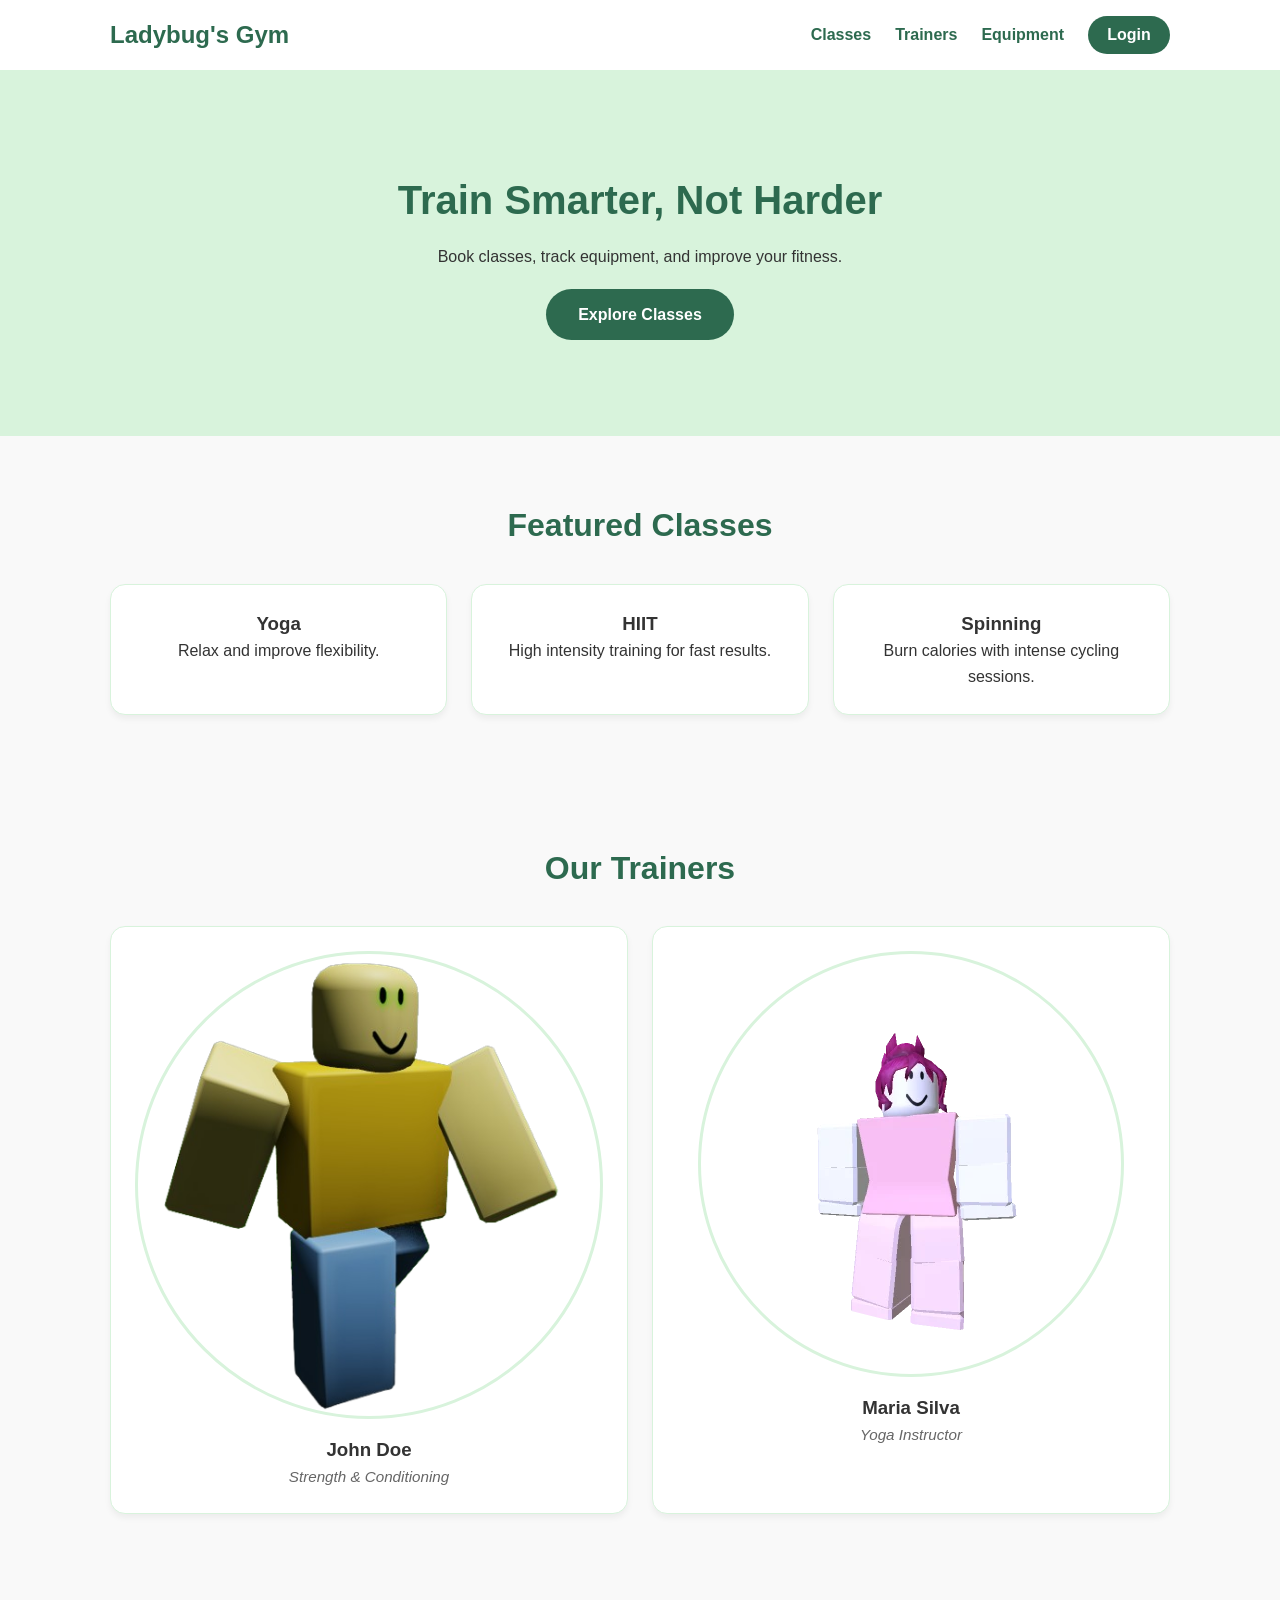
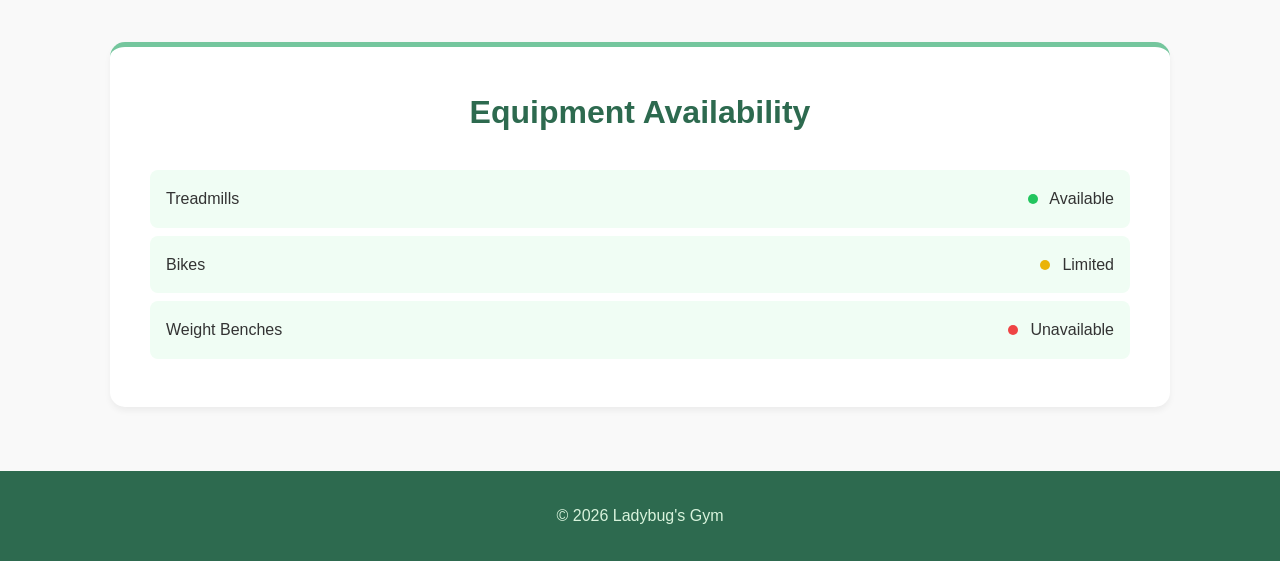
<file: src/html/index.html>
<!DOCTYPE html>
<html lang="en">
<head>
    <meta charset="UTF-8">
    <meta name="viewport" content="width=device-width, initial-scale=1.0">
    <title>Ladybug's Gym | Home</title>
    <link rel="stylesheet" href="../css/base.css">
    <link rel="stylesheet" href="../css/components.css">
    <link rel="stylesheet" href="../css/layout.css">
    <link rel="stylesheet" href="../css/pages.css">
</head>
<body>

    <header class="site-header">
        <div class="container header-container">
            <h1>Ladybug's Gym</h1>
            <nav>
                <ul>
                    <li><a href="schedule.html">Classes</a></li>
                    <li><a href="#">Trainers</a></li>
                    <li><a href="#">Equipment</a></li>
                    <li><a href="login.html" class="button button-small">Login</a></li>
                </ul>
            </nav>
        </div>
    </header>

    <main>
        <section class="hero">
            <div class="container">
                <h2>Train Smarter, Not Harder</h2>
                <p>Book classes, track equipment, and improve your fitness.</p>
                <a href="schedule.html" class="button">Explore Classes</a>
            </div>
        </section>

        <section class="classes">
            <div class="container">
                <h2>Featured Classes</h2>
                <div class="grid-container">
                    <article class="card">
                        <h3>Yoga</h3>
                        <p>Relax and improve flexibility.</p>
                    </article>
                    <article class="card">
                        <h3>HIIT</h3>
                        <p>High intensity training for fast results.</p>
                    </article>
                    <article class="card">
                        <h3>Spinning</h3>
                        <p>Burn calories with intense cycling sessions.</p>
                    </article>
                </div>
            </div>
        </section>

        <section class="trainers">
            <div class="container">
                <h2>Our Trainers</h2>
                <div class="grid-container">
                    <article class="card trainer-card">
                        <img src="../../img/John_Doe.png"  alt="Portrait of Trainer John Doe">
                        <h3>John Doe</h3>
                        <p class="specialization">Strength & Conditioning</p>
                    </article>
                    <article class="card trainer-card">
                        <img src="../../img/Maria_Silva.png" alt="Portrait of Trainer Maria Silva">
                        <h3>Maria Silva</h3>
                        <p class="specialization">Yoga Instructor</p>
                    </article>
                </div>
            </div>
        </section>

        <section class="equipment">
            <div class="container">
                <div class="equipment-box">
                    <h2>Equipment Availability</h2>
                    <ul class="equipment-list">

                        <li><span>Treadmills</span> <span class="status available"> Available</span></li>
                        <li><span>Bikes</span> <span class="status limited"> Limited</span></li>
                        <li><span>Weight Benches</span> <span class="status unavailable"> Unavailable</span></li>
                    </ul>
                </div>
            </div>
        </section>

    </main>

    <footer class="site-footer">
        <div class="container">
            <p>&copy; 2026 Ladybug's Gym</p>
        </div>
    </footer>
</body>
</html>
</file>
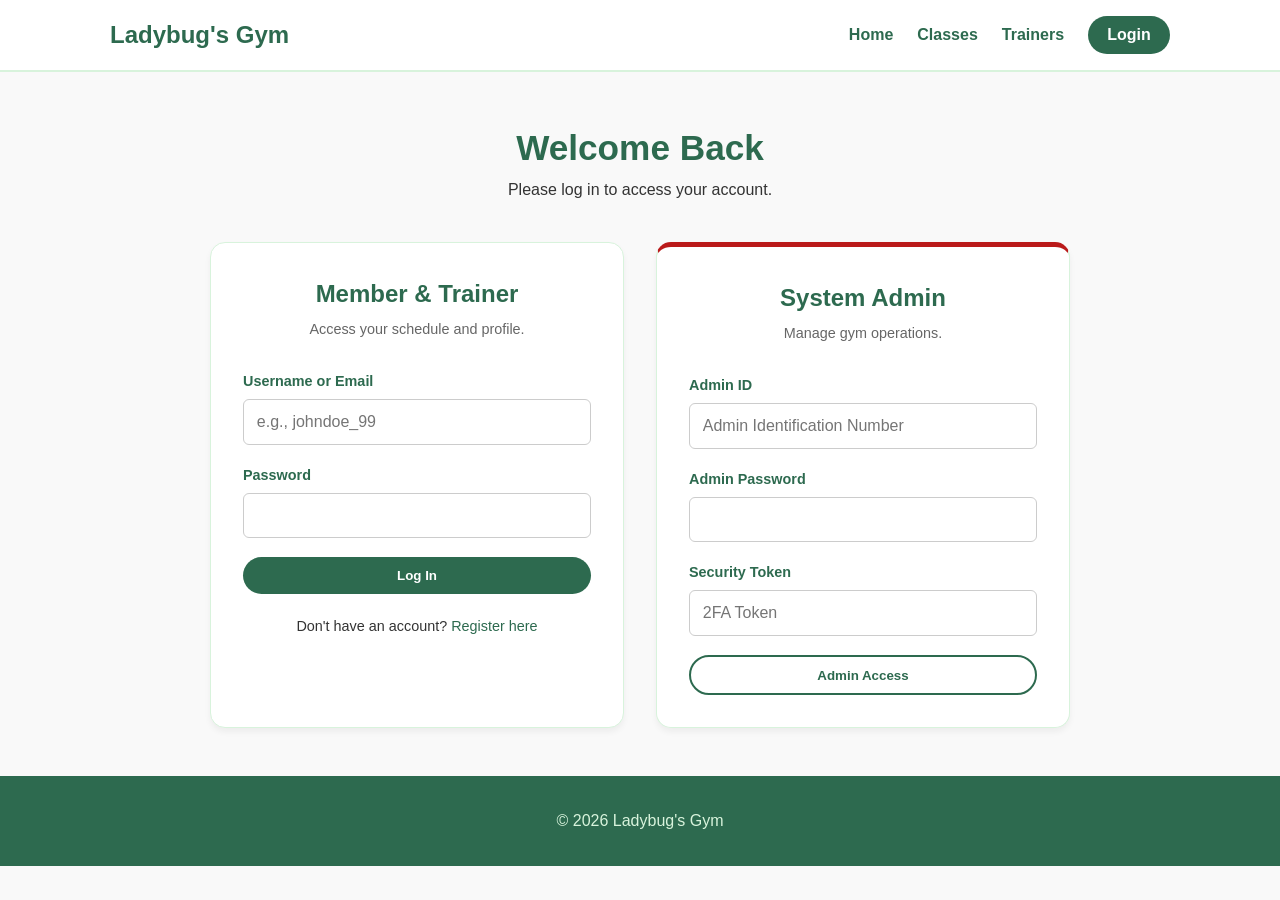
<file: src/html/login.html>
<!DOCTYPE html>
<html lang="en">
<head>
    <meta charset="UTF-8">
    <meta name="viewport" content="width=device-width, initial-scale=1.0">
    <title>Login | Ladybug's Gym</title>
    <link rel="stylesheet" href="../css/base.css">
    <link rel="stylesheet" href="../css/components.css">
    <link rel="stylesheet" href="../css/layout.css">
    <link rel="stylesheet" href="../css/pages.css">
</head>
<body>

    <header class="site-header">
        <div class="container header-container">
            <h1>Ladybug's Gym</h1>
            <nav>
                <ul>
                    <li><a href="index.html">Home</a></li>
                    <li><a href="schedule.html">Classes</a></li>
                    <li><a href="#">Trainers</a></li>
                    <li><a href="login.html" class="button button-small active">Login</a></li>
                </ul>
            </nav>
        </div>
    </header>

    <main class="container login-page">
        
        <div class="page-header">
            <h2>Welcome Back</h2>
            <p>Please log in to access your account.</p>
        </div>

        <div class="login-layout">
            
            <section class="card login-card">
                <h3>Member & Trainer</h3>
                <p class="login-subtitle">Access your schedule and profile.</p>
                
                <form action="profile.html" method="GET">
                    <div class="form-group">
                        <label for="userUsername">Username or Email</label>
                        <input type="text" id="userUsername" name="username" class="input-field" placeholder="e.g., johndoe_99" required>
                    </div>

                    <div class="form-group">
                        <label for="userPassword">Password</label>
                        <input type="password" id="userPassword" name="password" class="input-field" required>
                    </div>

                    <button type="submit" class="button button-full">Log In</button>
                    
                    <p class="login-footer">Don't have an account? <a href="#">Register here</a></p>
                </form>
            </section>

            <section class="card login-card admin-login">
                <h3>System Admin</h3>
                <p class="login-subtitle">Manage gym operations.</p>
                
                <form action="profile.html" method="GET">
                    <div class="form-group">
                        <label for="adminId">Admin ID</label>
                        <input type="text" id="adminId" name="adminId" class="input-field" placeholder="Admin Identification Number" required>
                    </div>

                    <div class="form-group">
                        <label for="adminPassword">Admin Password</label>
                        <input type="password" id="adminPassword" name="password" class="input-field" required>
                    </div>

                    <div class="form-group">
                        <label for="adminToken">Security Token</label>
                        <input type="password" id="adminToken" name="token" class="input-field" placeholder="2FA Token" required>
                    </div>

                    <button type="submit" class="button button-full button-outline">Admin Access</button>
                </form>
            </section>

        </div>
    </main>

    <footer class="site-footer">
        <div class="container">
            <p>&copy; 2026 Ladybug's Gym</p>
        </div>
    </footer>

</body>
</html>
</file>
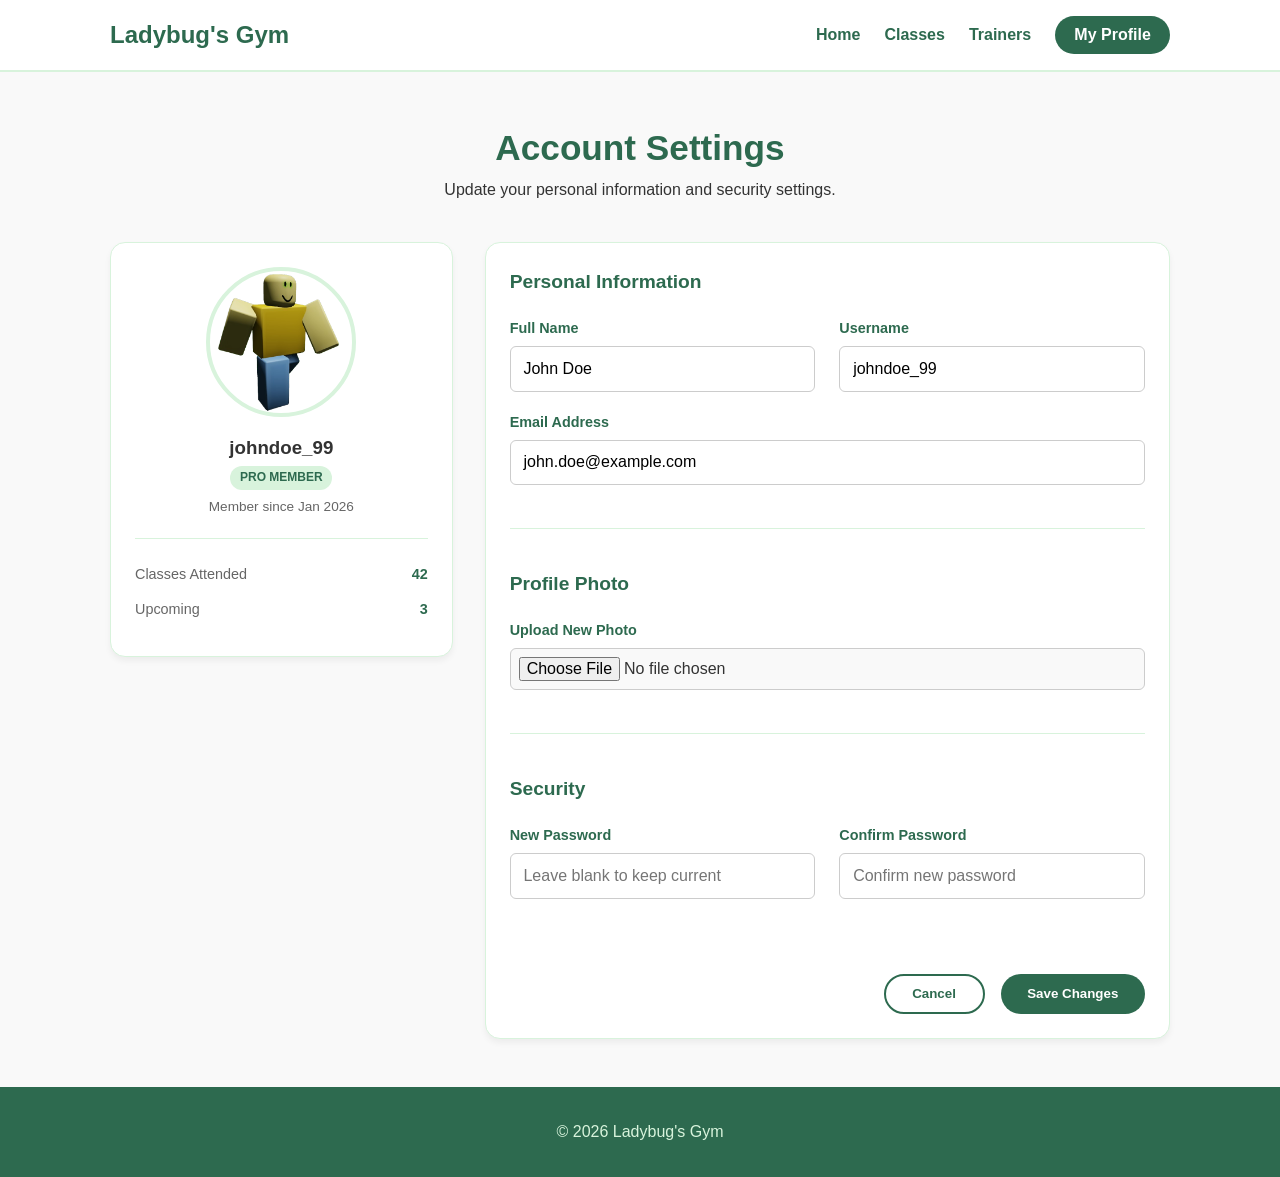
<file: src/html/profile.html>
<!DOCTYPE html>
<html lang="en">
<head>
    <meta charset="UTF-8">
    <meta name="viewport" content="width=device-width, initial-scale=1.0">
    <title>Edit Profile | Ladybug's Gym</title>
    <link rel="stylesheet" href="../css/base.css">
    <link rel="stylesheet" href="../css/components.css">
    <link rel="stylesheet" href="../css/layout.css">
    <link rel="stylesheet" href="../css/pages.css">
</head>
<body>

    <header class="site-header">
        <div class="container header-container">
            <h1>Ladybug's Gym</h1>
            <nav>
                <ul>
                    <li><a href="index.html">Home</a></li>
                    <li><a href="schedule.html">Classes</a></li>
                    <li><a href="#">Trainers</a></li>
                    <li><a href="profile.html" class="button button-small active">My Profile</a></li>
                </ul>
            </nav>
        </div>
    </header>

    <main class="container profile-page">
        
        <div class="page-header">
            <h2>Account Settings</h2>
            <p>Update your personal information and security settings.</p>
        </div>

        <div class="profile-layout">
            
            <aside class="profile-sidebar card">
                <img src="../../img/John_Doe.png" alt="Current Profile Photo" class="profile-avatar">
                <h3>johndoe_99</h3>
                <span class="badge badge-green">Pro Member</span>
                <p class="member-since">Member since Jan 2026</p>
                
                <ul class="profile-stats">
                    <li><span>Classes Attended</span> <strong>42</strong></li>
                    <li><span>Upcoming</span> <strong>3</strong></li>
                </ul>
            </aside>

            <div class="profile-form-container card">
                <form action="#" method="POST" enctype="multipart/form-data">
                    
                    <fieldset class="form-section">
                        <legend>Personal Information</legend>
                        
                        <div class="form-row">
                            <div class="form-group">
                                <label for="fullName">Full Name</label>
                                <input type="text" id="fullName" name="fullName" class="input-field" value="John Doe" required>
                            </div>
                            
                            <div class="form-group">
                                <label for="username">Username</label>
                                <input type="text" id="username" name="username" class="input-field" value="johndoe_99" required>
                            </div>
                        </div>

                        <div class="form-group">
                            <label for="email">Email Address</label>
                            <input type="email" id="email" name="email" class="input-field" value="john.doe@example.com" required>
                        </div>
                    </fieldset>

                    <fieldset class="form-section">
                        <legend>Profile Photo</legend>
                        <div class="form-group">
                            <label for="profilePhoto">Upload New Photo</label>
                            <input type="file" id="profilePhoto" name="profilePhoto" class="input-field" accept="image/png, image/jpeg">
                        </div>
                    </fieldset>

                    <fieldset class="form-section">
                        <legend>Security</legend>
                        <div class="form-row">
                            <div class="form-group">
                                <label for="newPassword">New Password</label>
                                <input type="password" id="newPassword" name="newPassword" class="input-field" placeholder="Leave blank to keep current">
                            </div>
                            
                            <div class="form-group">
                                <label for="confirmPassword">Confirm Password</label>
                                <input type="password" id="confirmPassword" name="confirmPassword" class="input-field" placeholder="Confirm new password">
                            </div>
                        </div>
                    </fieldset>

                    <div class="form-actions">
                        <button type="button" class="button button-outline">Cancel</button>
                        <button type="submit" class="button">Save Changes</button>
                    </div>

                </form>
            </div>

        </div>
    </main>

    <footer class="site-footer">
        <div class="container">
            <p>&copy; 2026 Ladybug's Gym</p>
        </div>
    </footer>

</body>
</html>
</file>
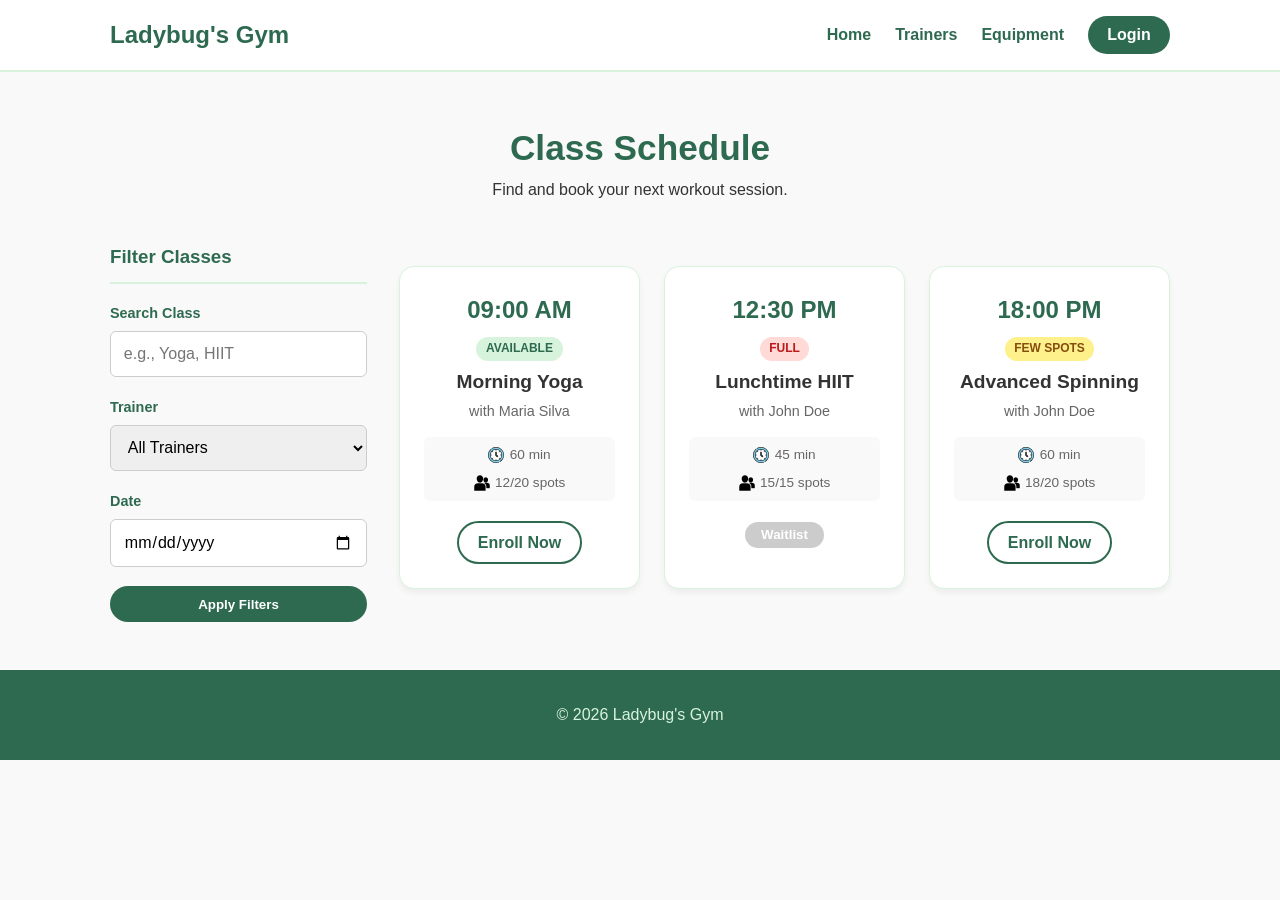
<file: src/html/schedule.html>
<!DOCTYPE html>
<html lang="en">
<head>
    <meta charset="UTF-8">
    <meta name="viewport" content="width=device-width, initial-scale=1.0">
    <title>Class Schedule | Ladybug's Gym</title>
    <link rel="stylesheet" href="../css/base.css">
    <link rel="stylesheet" href="../css/components.css">
    <link rel="stylesheet" href="../css/layout.css">
    <link rel="stylesheet" href="../css/pages.css">
</head>
<body>

    <header class="site-header">
        <div class="container header-container">
            <h1>Ladybug's Gym</h1>
            <nav>
                <ul>
                    <li><a href="index.html">Home</a></li>
                    <li><a href="#">Trainers</a></li>
                    <li><a href="#">Equipment</a></li>
                    <li><a href="login.html" class="button button-small">Login</a></li>
                </ul>
            </nav>
        </div>
    </header>

    <main class="container schedule-page">
        
        <div class="page-header">
            <h2>Class Schedule</h2>
            <p>Find and book your next workout session.</p>
        </div>

        <div class="schedule-layout">
            
            <aside class="filter-sidebar ">
                <h3>Filter Classes</h3>
                <form action="#" method="GET">
                    <fieldset>
                        <legend class="sr-only">Search Filters</legend>
                        
                        <div class="form-group">
                            <label for="searchQuery">Search Class</label>
                            <input type="text" id="searchQuery" name="searchQuery" class="input-field" placeholder="e.g., Yoga, HIIT">
                        </div>

                        <div class="form-group">
                            <label for="trainerSelect">Trainer</label>
                            <select id="trainerSelect" name="trainer" class="input-field">
                                <option value="all">All Trainers</option>
                                <option value="john">John Doe</option>
                                <option value="maria">Maria Silva</option>
                            </select>
                        </div>

                        <div class="form-group">
                            <label for="classDate">Date</label>
                            <input type="date" id="classDate" name="date" class="input-field">
                        </div>

                        <button type="submit" class="button button-full">Apply Filters</button>
                    </fieldset>
                </form>
            </aside>

            <div class="class-results">
                <div class="grid-container">
                    
            
                    <article class="card class-card">
                        <div class="class-time">09:00 AM</div>
                        <span class="badge badge-green">Available</span>
                        <h3 class="class-title">Morning Yoga</h3>
                        <p class="class-trainer">with Maria Silva</p>
                        <div class="class-meta">
                            <span> <img src="../../img/relogio.png" alt="Clock icon">60 min</span>
                            <span><img src="../../img/follower.png" alt="Users icon">12/20 spots</span>
                        </div>
                       
                        <a href="#" class="button button-small button-outline">Enroll Now</a>
                    </article>

                    <article class="card class-card">
                        <div class="class-time">12:30 PM</div>
                        <span class="badge badge-red">Full</span>
                        <h3 class="class-title">Lunchtime HIIT</h3>
                        <p class="class-trainer">with John Doe</p>
                        <div class="class-meta">
                            <span><img src="../../img/relogio.png" alt="Clock icon">  45 min</span>
                            <span><img src="../../img/follower.png" alt="Users icon">  15/15 spots</span>
                        </div>
                        <button class="button button-small" disabled>Waitlist</button>
                    </article>

                    <article class="card class-card">
                        <div class="class-time">18:00 PM</div>
                        <span class="badge badge-yellow">Few Spots</span>
                        <h3 class="class-title">Advanced Spinning</h3>
                        <p class="class-trainer">with John Doe</p>
                        <div class="class-meta">
                            <span><img src="../../img/relogio.png" alt="Clock icon">  60 min</span>
                            <span><img src="../../img/follower.png" alt="Users icon">  18/20 spots</span>
                        </div>
                        <a href="#" class="button button-small button-outline">Enroll Now</a>
                    </article>

                </div>
            </div>

        </div>
    </main>

    <footer class="site-footer">
        <div class="container">
            <p>&copy; 2026 Ladybug's Gym</p>
        </div>
    </footer>

</body>
</html>
</file>
<file: src/css/base.css>
:root {
    --primary-green: #2d6a4f;  
    --accent-green: #74c69d;    
    --light-green: #d8f3dc;      
    --white: #ffffff;
    --gray: #666;
    --bg-color: #f9f9f9;
}


* {
    margin: 0;
    padding: 0;
    box-sizing: border-box; 
}

body {
    font-family: 'Segoe UI', Roboto, Helvetica, Arial, sans-serif;
    line-height: 1.6;
    color: #333;
    background-color: var(--bg-color);
}

a {
    text-decoration: none;
    color: var(--primary-green);
    transition: color 0.3s;
}

a:hover {
    color: var(--accent-green);
}

ul {
    list-style: none;
}

img {
    max-width: 100%; 
    display: block;
}

section {
    padding: 4em 0;
}

section h2 {
    color: var(--primary-green);
    font-size: 2rem;
    margin-bottom: 1em; 
    text-align: center;
}

fieldset {
    border: none;
}


.sr-only {
    position: absolute;
    width: 1px;
    height: 1px;
    padding: 0;
    margin: -1px;
    overflow: hidden;
    clip: rect(0, 0, 0, 0);
    border: 0;
}
</file>
<file: src/css/components.css>
.button {
    display: inline-block;
    padding: 0.8em 2em;
    background-color: var(--primary-green);
    color: var(--white);
    border-radius: 50px;
    font-weight: bold;
    text-align: center;
    border: none;
    cursor: pointer;
    transition: transform 0.2s, background-color 0.2s;
}

.button:hover {
    background-color: #1b4332;
    color: var(--white);
    transform: scale(1.05);
}

.button-small {
    padding: 0.4em 1.2em;
}

.button-full {
    width: 100%;
    display: block;
}

.button-outline {
    background-color: transparent;
    color: var(--primary-green);
    border: 2px solid var(--primary-green);
}

.button-outline:hover {
    background-color: var(--primary-green);
    color: var(--white);
}

button:disabled {
    background-color: #ccc;
    cursor: not-allowed;
    transform: none;
}

.card {
    background-color: var(--white);
    border-radius: 15px;
    padding: 1.5em;
    text-align: center;
    border: 1px solid var(--light-green);
    box-shadow: 0 4px 6px rgba(0,0,0,0.05);
    transition: transform 0.3s ease, box-shadow 0.3s ease;
}

.card:hover {
    transform: translateY(-5px); 
    box-shadow: 0 8px 16px rgba(0,0,0,0.12);
}

.trainer-card img {
    aspect-ratio: 1/1;
    object-fit: cover;
    border-radius: 50%; 
    margin: 0 auto 1em auto;
    border: 3px solid var(--light-green);
}

.trainer-card .specialization {
    color: var(--gray);
    font-size: 0.95em;
    font-style: italic;
}

.equipment-box {
    background-color: var(--white);
    padding: 2.5em;
    border-radius: 15px;
    border-top: 5px solid var(--accent-green);
    box-shadow: 0 4px 6px rgba(0,0,0,0.05);
}

.equipment-list li {
    padding: 1em;
    margin-bottom: 0.5em;
    background-color: #f0fdf4; 
    border-radius: 8px;
    display: flex;
    justify-content: space-between;
    font-weight: 500;
}

.badge {
    display: inline-block;
    padding: 0.2em 0.8em;
    border-radius: 12px;
    font-size: 0.75em;
    font-weight: bold;
    text-transform: uppercase;
    margin-bottom: 0.5em;
}

.badge-green { 
    background-color: var(--light-green); 
    color: var(--primary-green); 
}

.badge-red { 
    background-color: #ffdad6; 
    color: #ba1a1a; 
}

.badge-yellow { 
    background-color: #fef08a; 
    color: #854d0e; 
}

.form-group {
    margin-bottom: 1.2em;
    text-align: left;
}

.form-group label {
    display: block;
    font-weight: bold;
    margin-bottom: 0.4em;
    color: var(--primary-green);
    font-size: 0.9em;
}

.input-field {
    width: 100%;
    padding: 0.8em;
    border: 1px solid #ccc;
    border-radius: 6px;
    font-family: inherit; 
    font-size: 1em;
    transition: border-color 0.3s;
}

.input-field:focus {
    outline: none;
    border-color: var(--accent-green);
    box-shadow: 0 0 0 3px rgba(116, 198, 157, 0.2); 
}

input[type="file"] {
    padding: 0.5em;
    background-color: var(--bg-color);
    cursor: pointer;
}

.status::before {
    content: "";
    width: 10px;
    height: 10px;
    border-radius: 50%;
    display: inline-block;
    margin-right: 8px;
}

.available::before {
    background-color: #22c55e; 
}

.limited::before {
    background-color: #eab308; 
}

.unavailable::before {
    background-color: #ef4444; 
}
</file>
<file: src/css/layout.css>
.container {
    max-width: 1100px;
    margin: 0 auto;
    padding: 0 20px;
    width: 100%;
}

.grid-container {
    display: grid;
    grid-template-columns: repeat(auto-fit, minmax(220px, 1fr));
    gap: 1.5em;
    margin-top: 1.5em;
}

.site-header {
    background-color: var(--white);
    border-bottom: 2px solid var(--light-green);
    padding: 1em 0;
}

.header-container {
    display: flex;
    justify-content: space-between;
    align-items: center;
}

.site-header h1 {
    font-size: 1.5rem;
    color: var(--primary-green);
}

.site-header nav ul {
    display: flex;
    align-items: center;
    gap: 1.5em;
    font-weight: bold;
}

.site-footer {
    text-align: center;
    padding: 2em 0;
    background-color: var(--primary-green);
    color: var(--light-green);
}

.hero {
    text-align: center;
    padding: 6em 0;
    background-color: var(--light-green);
}

.hero h2 {
    font-size: 2.5rem;
    margin-bottom: 0.3em;
}

.hero p {
    margin-bottom: 1.2em;
}

@media (max-width: 768px) {
    .header-container {
        flex-direction: column;
        gap: 1em;
    }

    .site-header nav ul {
        flex-wrap: wrap;
        justify-content: center;
    }

    .hero {
        padding: 4em 0;
    }
    
    .hero h2 {
        font-size: 2rem;
    }
}
</file>
<file: src/css/pages.css>
.page-header {
    text-align: center;
    margin-bottom: 2.5em;
}

.page-header h2 {
    color: var(--primary-green);
    font-size: 2.2rem;
}

.schedule-page {
    padding: 3em 20px;
}

.schedule-layout {
    display: grid;
    grid-template-columns: 1fr 3fr;
    gap: 2em;
    align-items: start; 
}

.filter-sidebar h3 {
    margin-bottom: 1em;
    color: var(--primary-green);
    border-bottom: 2px solid var(--light-green);
    padding-bottom: 0.5em;
}

.class-time {
    font-size: 1.5rem;
    font-weight: bold;
    color: var(--primary-green);
    margin-bottom: 0.2em;
}

.class-title {
    font-size: 1.2rem;
    margin-bottom: 0.1em;
}

.class-trainer {
    color: var(--gray);
    font-size: 0.9em;
    margin-bottom: 1em;
}

.class-meta {
    display: flex;
    flex-direction: column;   
    align-items: center;  
    gap: 0.5em;
    font-size: 0.85em;
    color: var(--gray);
    margin-bottom: 1.5em;
    background-color: var(--bg-color);
    padding: 0.5em;
    border-radius: 6px;
}

.class-meta span {
    display: flex;
    align-items: center;
    gap: 0.4em;
}

.class-meta img {
    width: 16px;
    height: 16px;
}

@media (max-width: 900px) {
    .schedule-layout {
        grid-template-columns: 1fr;
    }
}

.profile-page {
    padding: 3em 20px;
}

.profile-layout {
    display: grid;
    grid-template-columns: 1fr 2fr;
    gap: 2em;
    align-items: start;
}

.profile-avatar {
    width: 150px;
    height: 150px;
    border-radius: 50%;
    object-fit: cover;
    margin: 0 auto 1em auto;
    border: 4px solid var(--light-green);
}

.member-since {
    color: var(--gray);
    font-size: 0.85em;
    margin-bottom: 1.5em;
}

.profile-stats {
    border-top: 1px solid var(--light-green);
    padding-top: 1.5em;
    text-align: left;
}

.profile-stats li {
    display: flex;
    justify-content: space-between;
    margin-bottom: 0.8em;
    color: var(--gray);
    font-size: 0.9em;
}

.profile-stats strong {
    color: var(--primary-green);
}

.profile-form-container {
    text-align: left; 
}

.form-section {
    margin-bottom: 2.5em;
    padding-bottom: 1.5em;
    border-bottom: 1px solid var(--light-green);
}

.form-section:last-of-type {
    border-bottom: none;
    margin-bottom: 1.5em;
}

.form-section legend {
    font-size: 1.2rem;
    color: var(--primary-green);
    font-weight: bold;
    margin-bottom: 1em;
}

.form-row {
    display: grid;
    grid-template-columns: 1fr 1fr;
    gap: 1.5em;
}

.form-actions {
    display: flex;
    justify-content: flex-end;
    gap: 1em;
    margin-top: 2em;
}

@media (max-width: 900px) {
    .profile-layout {
        grid-template-columns: 1fr;
    }
    
    .form-row {
        grid-template-columns: 1fr;
        gap: 0;
    }
}

.login-page {
    padding: 3em 20px;
    max-width: 900px; 
}

.login-layout {
    display: grid;
    grid-template-columns: 1fr 1fr;
    gap: 2em;
}

.login-card {
    text-align: left;
    padding: 2em;
}

.login-card h3 {
    color: var(--primary-green);
    font-size: 1.5rem;
    margin-bottom: 0.2em;
    text-align: center;
}

.login-subtitle {
    color: var(--gray);
    text-align: center;
    font-size: 0.9em;
    margin-bottom: 2em;
}

.admin-login {
    border-top: 5px solid #ba1a1a;
}

.login-footer {
    text-align: center;
    margin-top: 1.5em;
    font-size: 0.9em;
}

@media (max-width: 768px) {
    .login-layout {
        grid-template-columns: 1fr; 
    }
}
</file>
